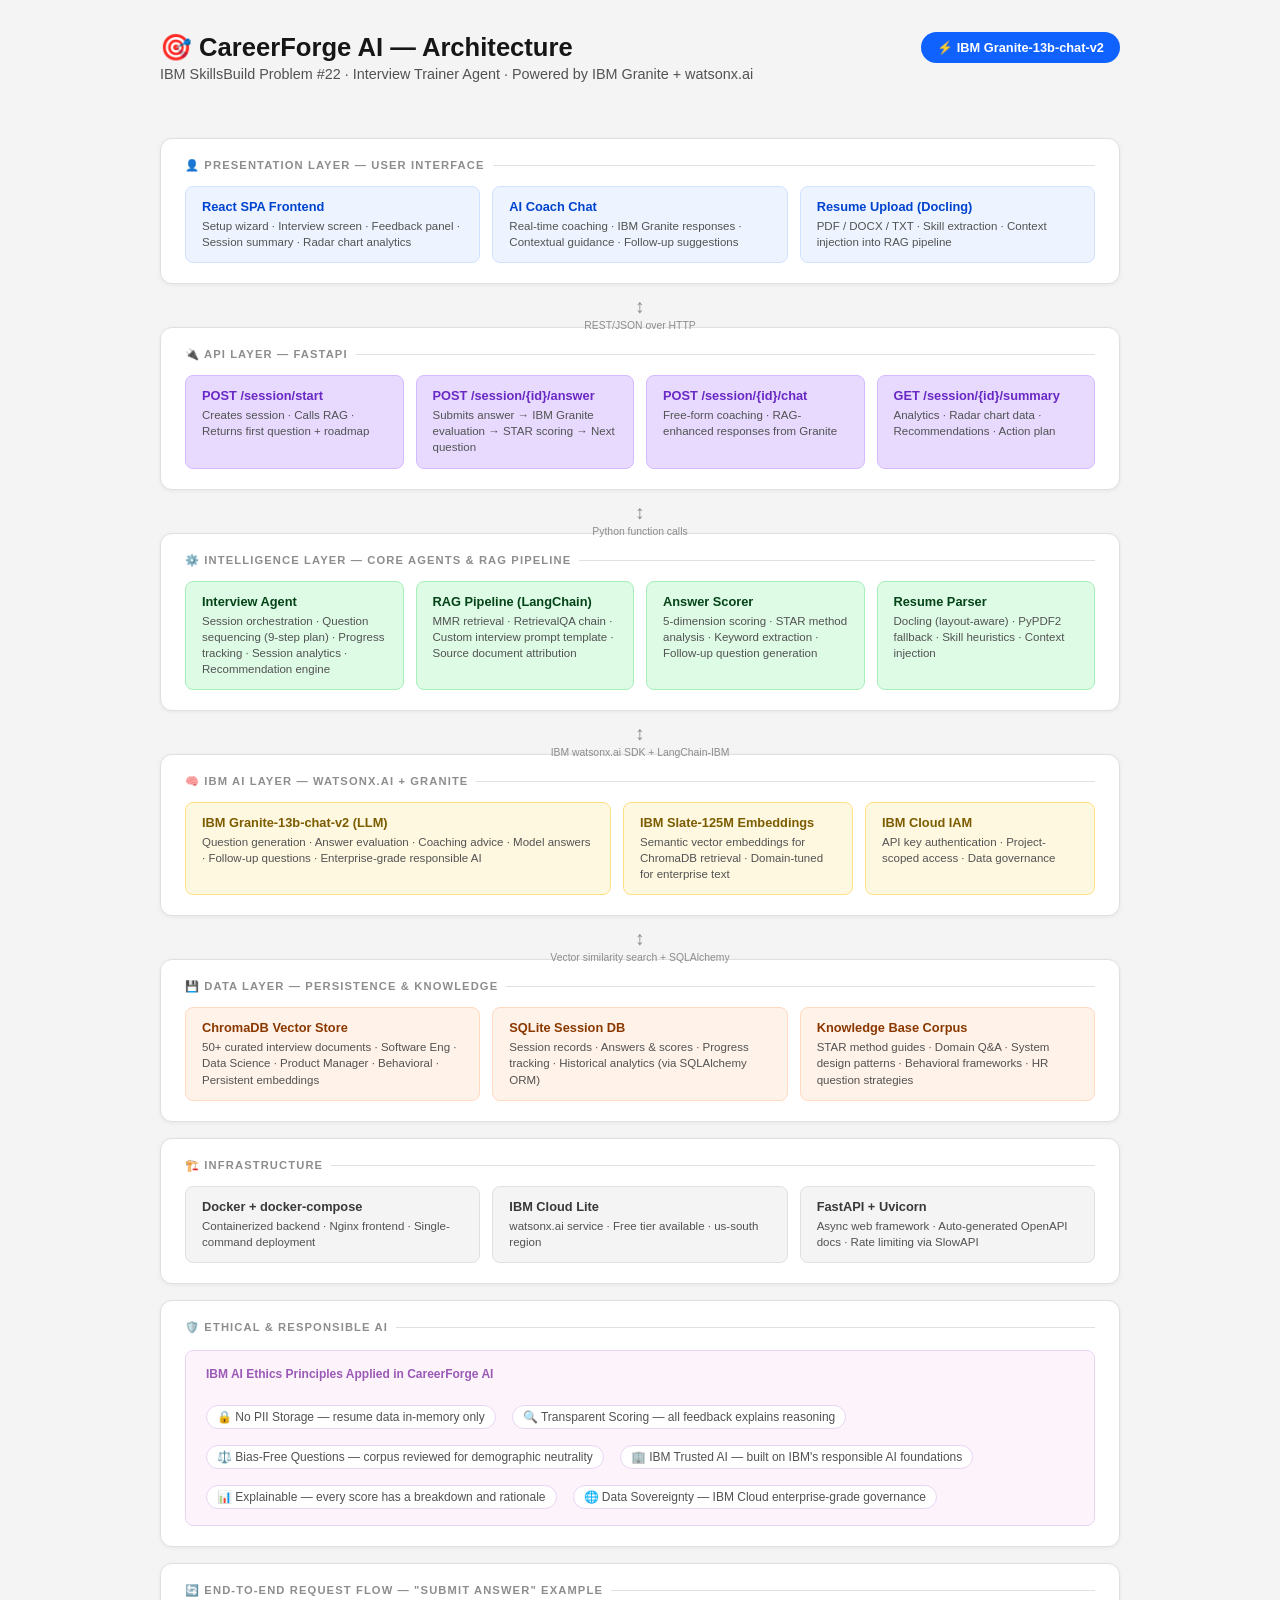
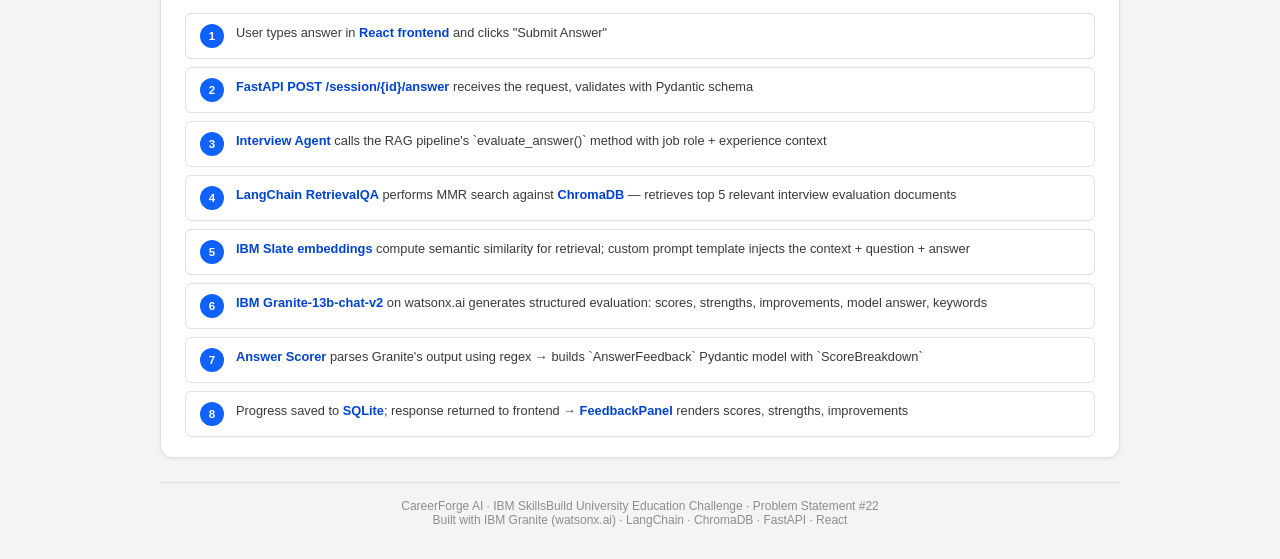
<file: docs/architecture_diagram.html>
<!DOCTYPE html>
<html lang="en">
<head>
<meta charset="UTF-8">
<title>CareerForge AI — Architecture Diagram</title>
<style>
* { box-sizing: border-box; margin: 0; padding: 0; }
body { font-family: 'IBM Plex Sans', -apple-system, sans-serif; background: #f4f4f4; color: #161616; padding: 32px 24px; }
h1 { font-size: 1.6rem; font-weight: 700; color: #161616; margin-bottom: 4px; }
.subtitle { color: #525252; font-size: 0.9rem; margin-bottom: 32px; }
.arch-wrapper { max-width: 960px; margin: 0 auto; }
.layer { background: white; border-radius: 12px; border: 1px solid #e0e0e0; padding: 20px 24px; margin-bottom: 16px; box-shadow: 0 1px 4px rgba(0,0,0,0.06); }
.layer-title { font-size: 0.7rem; text-transform: uppercase; letter-spacing: 0.1em; font-weight: 700; color: #8d8d8d; margin-bottom: 14px; display: flex; align-items: center; gap: 8px; }
.layer-title::after { content: ""; flex: 1; height: 1px; background: #e0e0e0; }
.boxes { display: flex; flex-wrap: wrap; gap: 12px; }
.box { padding: 12px 16px; border-radius: 8px; border: 1px solid transparent; flex: 1; min-width: 160px; }
.box-title { font-size: 0.8rem; font-weight: 700; margin-bottom: 4px; }
.box-sub { font-size: 0.72rem; color: #525252; line-height: 1.4; }
/* Colors */
.ui { background: #edf4ff; border-color: #d0e2ff; }
.ui .box-title { color: #0043ce; }
.api { background: #e8daff; border-color: #d4bbff; }
.api .box-title { color: #6929c4; }
.core { background: #defbe6; border-color: #a7f0ba; }
.core .box-title { color: #044317; }
.ai { background: #fff8e1; border-color: #ffe082; }
.ai .box-title { color: #7c5c00; }
.data { background: #fff2e8; border-color: #ffd9c0; }
.data .box-title { color: #8a3800; }
.infra { background: #f4f4f4; border-color: #e0e0e0; }
.infra .box-title { color: #393939; }
/* Arrows */
.arrow-row { display: flex; justify-content: center; align-items: center; gap: 24px; margin: -4px 0; }
.arrow { color: #8d8d8d; font-size: 1.2rem; display: flex; flex-direction: column; align-items: center; gap: 2px; }
.arrow-label { font-size: 0.65rem; color: #8d8d8d; white-space: nowrap; }
/* Ethical AI box */
.ethics { background: #fdf4fb; border: 1px solid #e8d5f4; border-radius: 8px; padding: 16px 20px; margin-top: 16px; display: flex; gap: 16px; flex-wrap: wrap; }
.ethics-title { font-size: 0.75rem; font-weight: 700; color: #9b59b6; margin-bottom: 8px; width: 100%; }
.ethics-item { font-size: 0.75rem; color: #525252; padding: 4px 10px; background: white; border-radius: 12px; border: 1px solid #e8d5f4; }
/* Flow */
.flow { display: flex; flex-direction: column; gap: 8px; margin-top: 16px; }
.flow-step { display: flex; align-items: flex-start; gap: 12px; padding: 10px 14px; background: white; border-radius: 6px; border: 1px solid #e0e0e0; }
.flow-num { width: 24px; height: 24px; background: #0f62fe; color: white; border-radius: 50%; display: flex; align-items: center; justify-content: center; font-size: 0.72rem; font-weight: 700; flex-shrink: 0; }
.flow-text { font-size: 0.8rem; color: #393939; line-height: 1.4; }
.flow-text strong { color: #0043ce; }
.ibm-granite-badge { display: inline-flex; align-items: center; gap: 8px; background: #0f62fe; color: white; padding: 8px 16px; border-radius: 20px; font-size: 0.8rem; font-weight: 600; margin-bottom: 12px; }
</style>
</head>
<body>
<div class="arch-wrapper">
  <div style="display:flex; align-items:flex-start; justify-content:space-between; flex-wrap:wrap; gap:12px; margin-bottom: 24px;">
    <div>
      <h1>🎯 CareerForge AI — Architecture</h1>
      <p class="subtitle">IBM SkillsBuild Problem #22 · Interview Trainer Agent · Powered by IBM Granite + watsonx.ai</p>
    </div>
    <div class="ibm-granite-badge">⚡ IBM Granite-13b-chat-v2</div>
  </div>

  <!-- Layer 1: User Interface -->
  <div class="layer">
    <div class="layer-title">👤 Presentation Layer — User Interface</div>
    <div class="boxes">
      <div class="box ui">
        <div class="box-title">React SPA Frontend</div>
        <div class="box-sub">Setup wizard · Interview screen · Feedback panel · Session summary · Radar chart analytics</div>
      </div>
      <div class="box ui">
        <div class="box-title">AI Coach Chat</div>
        <div class="box-sub">Real-time coaching · IBM Granite responses · Contextual guidance · Follow-up suggestions</div>
      </div>
      <div class="box ui">
        <div class="box-title">Resume Upload (Docling)</div>
        <div class="box-sub">PDF / DOCX / TXT · Skill extraction · Context injection into RAG pipeline</div>
      </div>
    </div>
  </div>

  <div class="arrow-row">
    <div class="arrow">↕<div class="arrow-label">REST/JSON over HTTP</div></div>
  </div>

  <!-- Layer 2: API Gateway -->
  <div class="layer">
    <div class="layer-title">🔌 API Layer — FastAPI</div>
    <div class="boxes">
      <div class="box api">
        <div class="box-title">POST /session/start</div>
        <div class="box-sub">Creates session · Calls RAG · Returns first question + roadmap</div>
      </div>
      <div class="box api">
        <div class="box-title">POST /session/{id}/answer</div>
        <div class="box-sub">Submits answer → IBM Granite evaluation → STAR scoring → Next question</div>
      </div>
      <div class="box api">
        <div class="box-title">POST /session/{id}/chat</div>
        <div class="box-sub">Free-form coaching · RAG-enhanced responses from Granite</div>
      </div>
      <div class="box api">
        <div class="box-title">GET /session/{id}/summary</div>
        <div class="box-sub">Analytics · Radar chart data · Recommendations · Action plan</div>
      </div>
    </div>
  </div>

  <div class="arrow-row">
    <div class="arrow">↕<div class="arrow-label">Python function calls</div></div>
  </div>

  <!-- Layer 3: Core Logic -->
  <div class="layer">
    <div class="layer-title">⚙️ Intelligence Layer — Core Agents &amp; RAG Pipeline</div>
    <div class="boxes">
      <div class="box core">
        <div class="box-title">Interview Agent</div>
        <div class="box-sub">Session orchestration · Question sequencing (9-step plan) · Progress tracking · Session analytics · Recommendation engine</div>
      </div>
      <div class="box core">
        <div class="box-title">RAG Pipeline (LangChain)</div>
        <div class="box-sub">MMR retrieval · RetrievalQA chain · Custom interview prompt template · Source document attribution</div>
      </div>
      <div class="box core">
        <div class="box-title">Answer Scorer</div>
        <div class="box-sub">5-dimension scoring · STAR method analysis · Keyword extraction · Follow-up question generation</div>
      </div>
      <div class="box core">
        <div class="box-title">Resume Parser</div>
        <div class="box-sub">Docling (layout-aware) · PyPDF2 fallback · Skill heuristics · Context injection</div>
      </div>
    </div>
  </div>

  <div class="arrow-row">
    <div class="arrow">↕<div class="arrow-label">IBM watsonx.ai SDK + LangChain-IBM</div></div>
  </div>

  <!-- Layer 4: IBM AI -->
  <div class="layer">
    <div class="layer-title">🧠 IBM AI Layer — watsonx.ai + Granite</div>
    <div class="boxes">
      <div class="box ai" style="flex:2">
        <div class="box-title">IBM Granite-13b-chat-v2 (LLM)</div>
        <div class="box-sub">Question generation · Answer evaluation · Coaching advice · Model answers · Follow-up questions · Enterprise-grade responsible AI</div>
      </div>
      <div class="box ai">
        <div class="box-title">IBM Slate-125M Embeddings</div>
        <div class="box-sub">Semantic vector embeddings for ChromaDB retrieval · Domain-tuned for enterprise text</div>
      </div>
      <div class="box ai">
        <div class="box-title">IBM Cloud IAM</div>
        <div class="box-sub">API key authentication · Project-scoped access · Data governance</div>
      </div>
    </div>
  </div>

  <div class="arrow-row">
    <div class="arrow">↕<div class="arrow-label">Vector similarity search + SQLAlchemy</div></div>
  </div>

  <!-- Layer 5: Data -->
  <div class="layer">
    <div class="layer-title">💾 Data Layer — Persistence &amp; Knowledge</div>
    <div class="boxes">
      <div class="box data">
        <div class="box-title">ChromaDB Vector Store</div>
        <div class="box-sub">50+ curated interview documents · Software Eng · Data Science · Product Manager · Behavioral · Persistent embeddings</div>
      </div>
      <div class="box data">
        <div class="box-title">SQLite Session DB</div>
        <div class="box-sub">Session records · Answers &amp; scores · Progress tracking · Historical analytics (via SQLAlchemy ORM)</div>
      </div>
      <div class="box data">
        <div class="box-title">Knowledge Base Corpus</div>
        <div class="box-sub">STAR method guides · Domain Q&amp;A · System design patterns · Behavioral frameworks · HR question strategies</div>
      </div>
    </div>
  </div>

  <!-- Layer 6: Infrastructure -->
  <div class="layer">
    <div class="layer-title">🏗️ Infrastructure</div>
    <div class="boxes">
      <div class="box infra">
        <div class="box-title">Docker + docker-compose</div>
        <div class="box-sub">Containerized backend · Nginx frontend · Single-command deployment</div>
      </div>
      <div class="box infra">
        <div class="box-title">IBM Cloud Lite</div>
        <div class="box-sub">watsonx.ai service · Free tier available · us-south region</div>
      </div>
      <div class="box infra">
        <div class="box-title">FastAPI + Uvicorn</div>
        <div class="box-sub">Async web framework · Auto-generated OpenAPI docs · Rate limiting via SlowAPI</div>
      </div>
    </div>
  </div>

  <!-- Ethical AI Section -->
  <div class="layer">
    <div class="layer-title">🛡️ Ethical &amp; Responsible AI</div>
    <div class="ethics">
      <div class="ethics-title">IBM AI Ethics Principles Applied in CareerForge AI</div>
      <div class="ethics-item">🔒 No PII Storage — resume data in-memory only</div>
      <div class="ethics-item">🔍 Transparent Scoring — all feedback explains reasoning</div>
      <div class="ethics-item">⚖️ Bias-Free Questions — corpus reviewed for demographic neutrality</div>
      <div class="ethics-item">🏢 IBM Trusted AI — built on IBM's responsible AI foundations</div>
      <div class="ethics-item">📊 Explainable — every score has a breakdown and rationale</div>
      <div class="ethics-item">🌐 Data Sovereignty — IBM Cloud enterprise-grade governance</div>
    </div>
  </div>

  <!-- Request Flow -->
  <div class="layer">
    <div class="layer-title">🔄 End-to-End Request Flow — "Submit Answer" Example</div>
    <div class="flow">
      <div class="flow-step">
        <div class="flow-num">1</div>
        <div class="flow-text">User types answer in <strong>React frontend</strong> and clicks "Submit Answer"</div>
      </div>
      <div class="flow-step">
        <div class="flow-num">2</div>
        <div class="flow-text"><strong>FastAPI POST /session/{id}/answer</strong> receives the request, validates with Pydantic schema</div>
      </div>
      <div class="flow-step">
        <div class="flow-num">3</div>
        <div class="flow-text"><strong>Interview Agent</strong> calls the RAG pipeline's `evaluate_answer()` method with job role + experience context</div>
      </div>
      <div class="flow-step">
        <div class="flow-num">4</div>
        <div class="flow-text"><strong>LangChain RetrievalQA</strong> performs MMR search against <strong>ChromaDB</strong> — retrieves top 5 relevant interview evaluation documents</div>
      </div>
      <div class="flow-step">
        <div class="flow-num">5</div>
        <div class="flow-text"><strong>IBM Slate embeddings</strong> compute semantic similarity for retrieval; custom prompt template injects the context + question + answer</div>
      </div>
      <div class="flow-step">
        <div class="flow-num">6</div>
        <div class="flow-text"><strong>IBM Granite-13b-chat-v2</strong> on watsonx.ai generates structured evaluation: scores, strengths, improvements, model answer, keywords</div>
      </div>
      <div class="flow-step">
        <div class="flow-num">7</div>
        <div class="flow-text"><strong>Answer Scorer</strong> parses Granite's output using regex → builds `AnswerFeedback` Pydantic model with `ScoreBreakdown`</div>
      </div>
      <div class="flow-step">
        <div class="flow-num">8</div>
        <div class="flow-text">Progress saved to <strong>SQLite</strong>; response returned to frontend → <strong>FeedbackPanel</strong> renders scores, strengths, improvements</div>
      </div>
    </div>
  </div>

  <div style="text-align:center; margin-top: 24px; font-size: 0.75rem; color: #8d8d8d; padding-top: 16px; border-top: 1px solid #e0e0e0;">
    CareerForge AI · IBM SkillsBuild University Education Challenge · Problem Statement #22<br>
    Built with IBM Granite (watsonx.ai) · LangChain · ChromaDB · FastAPI · React
  </div>
</div>
</body>
</html>
</file>
